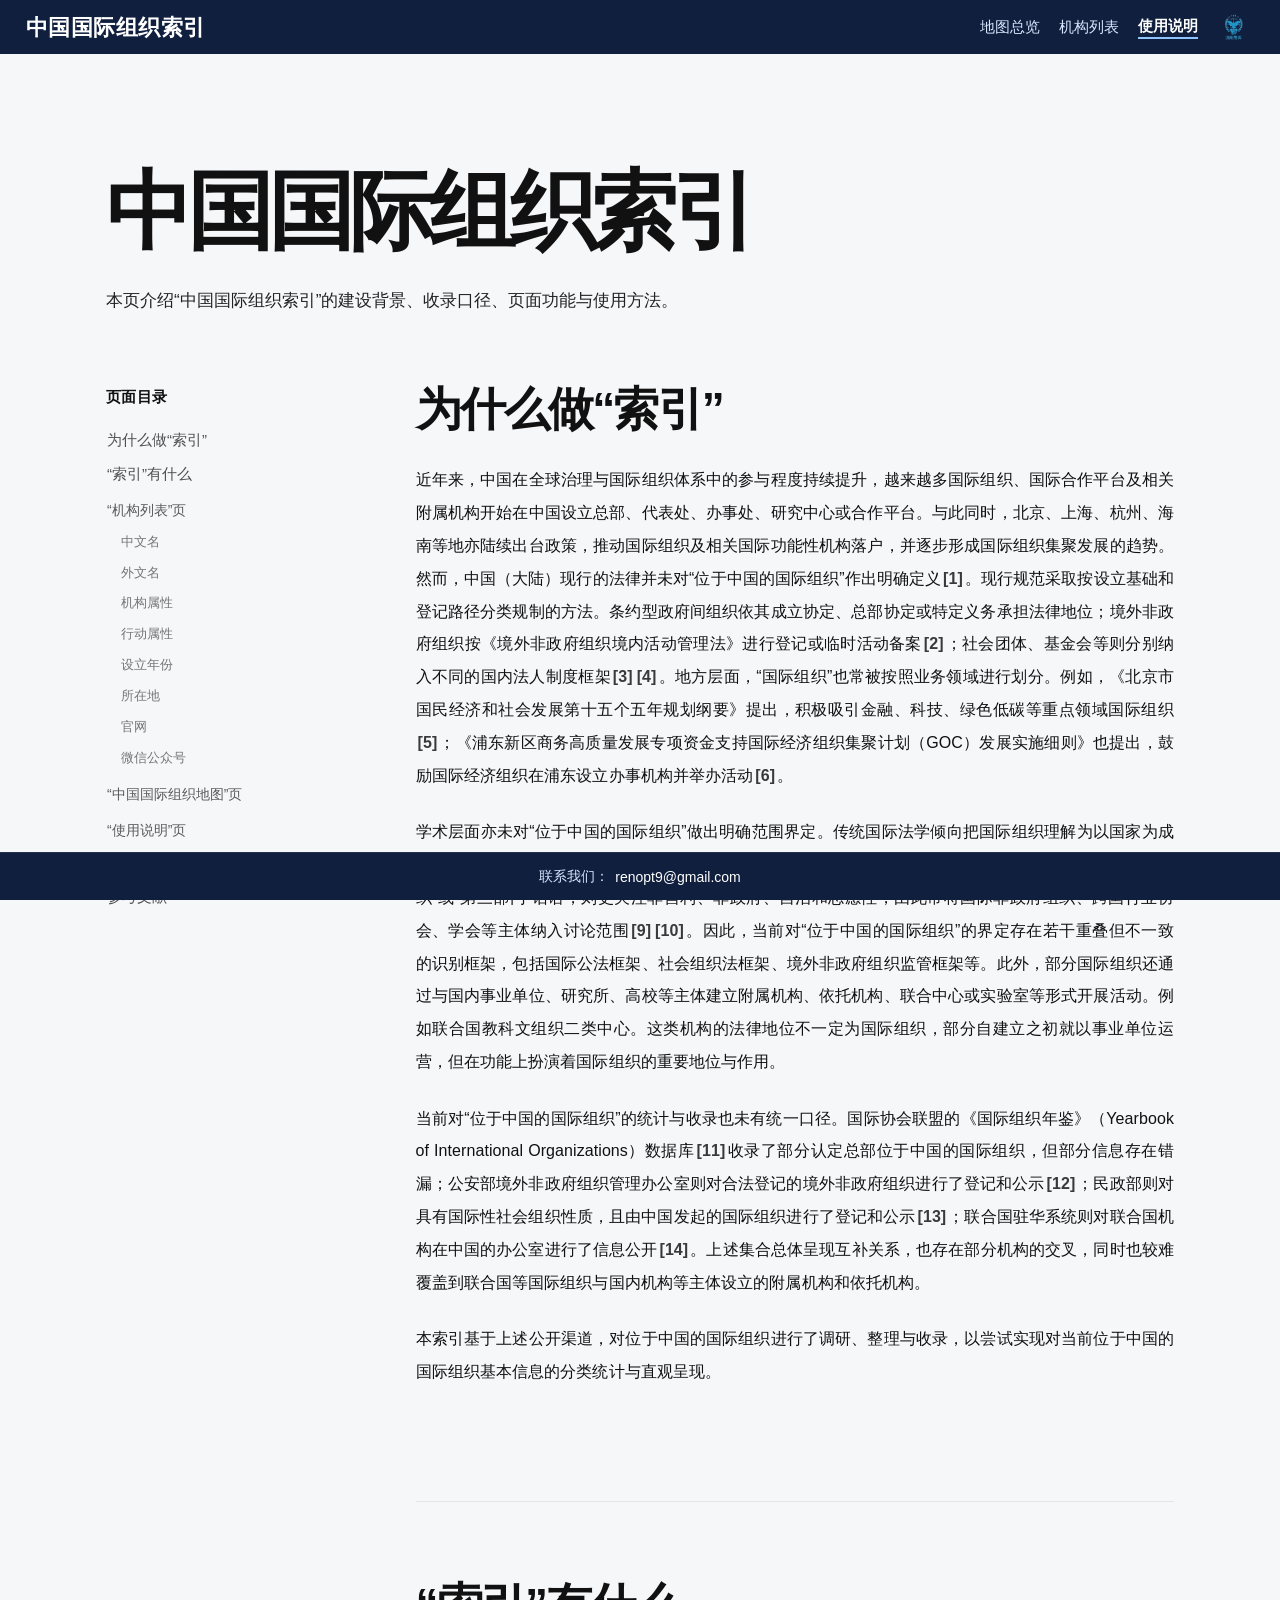
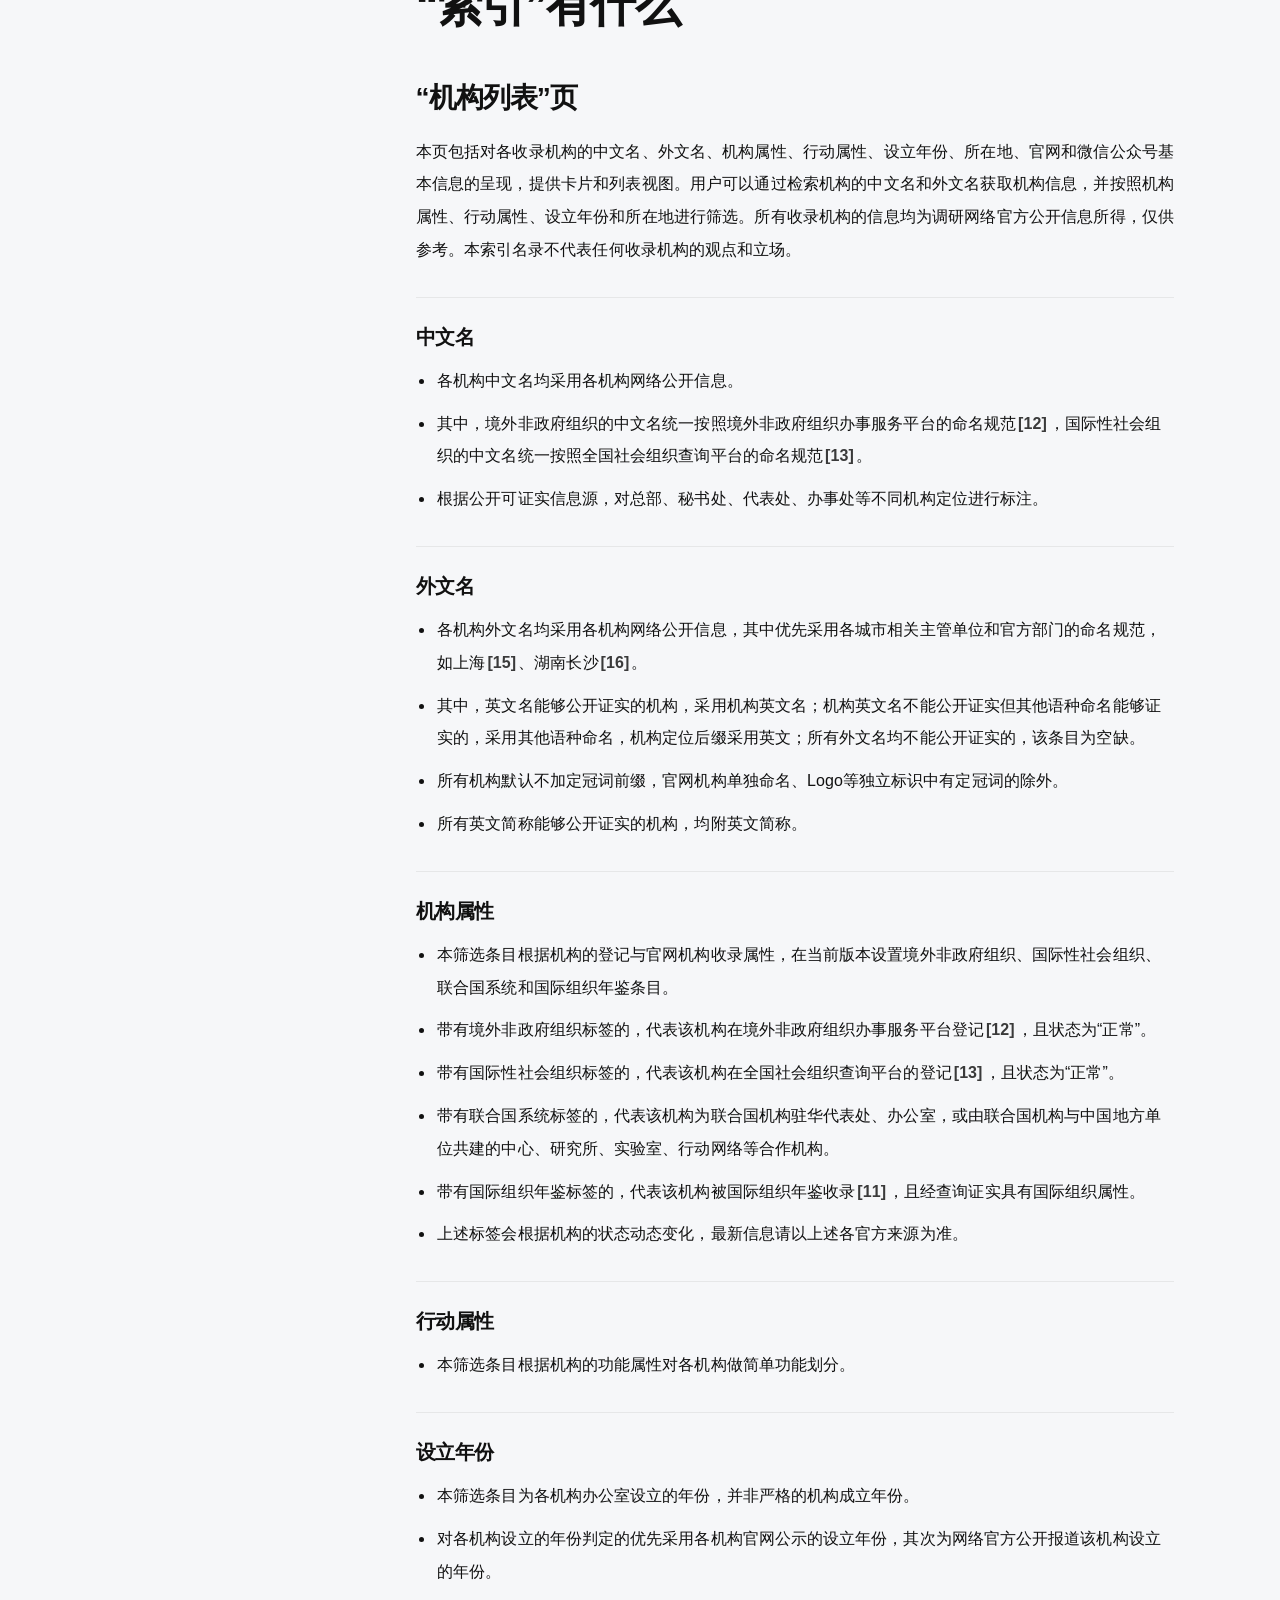
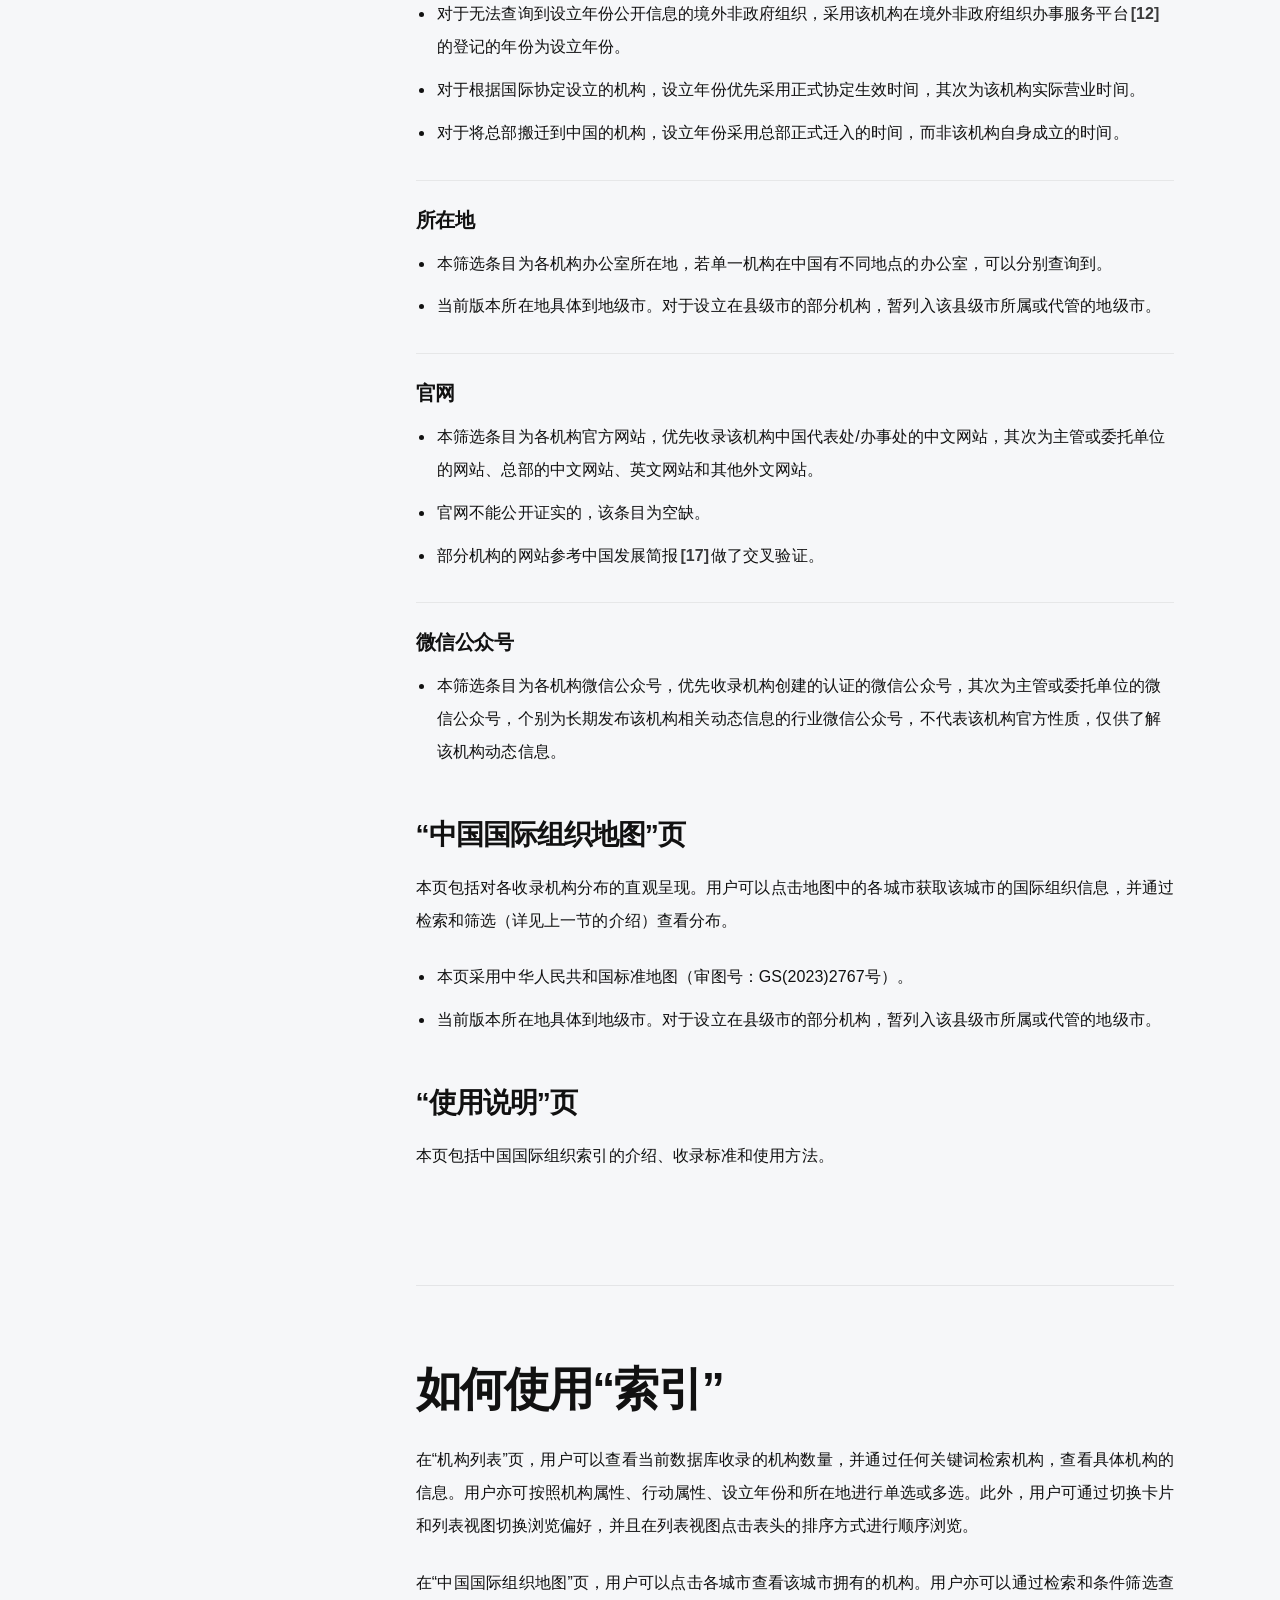
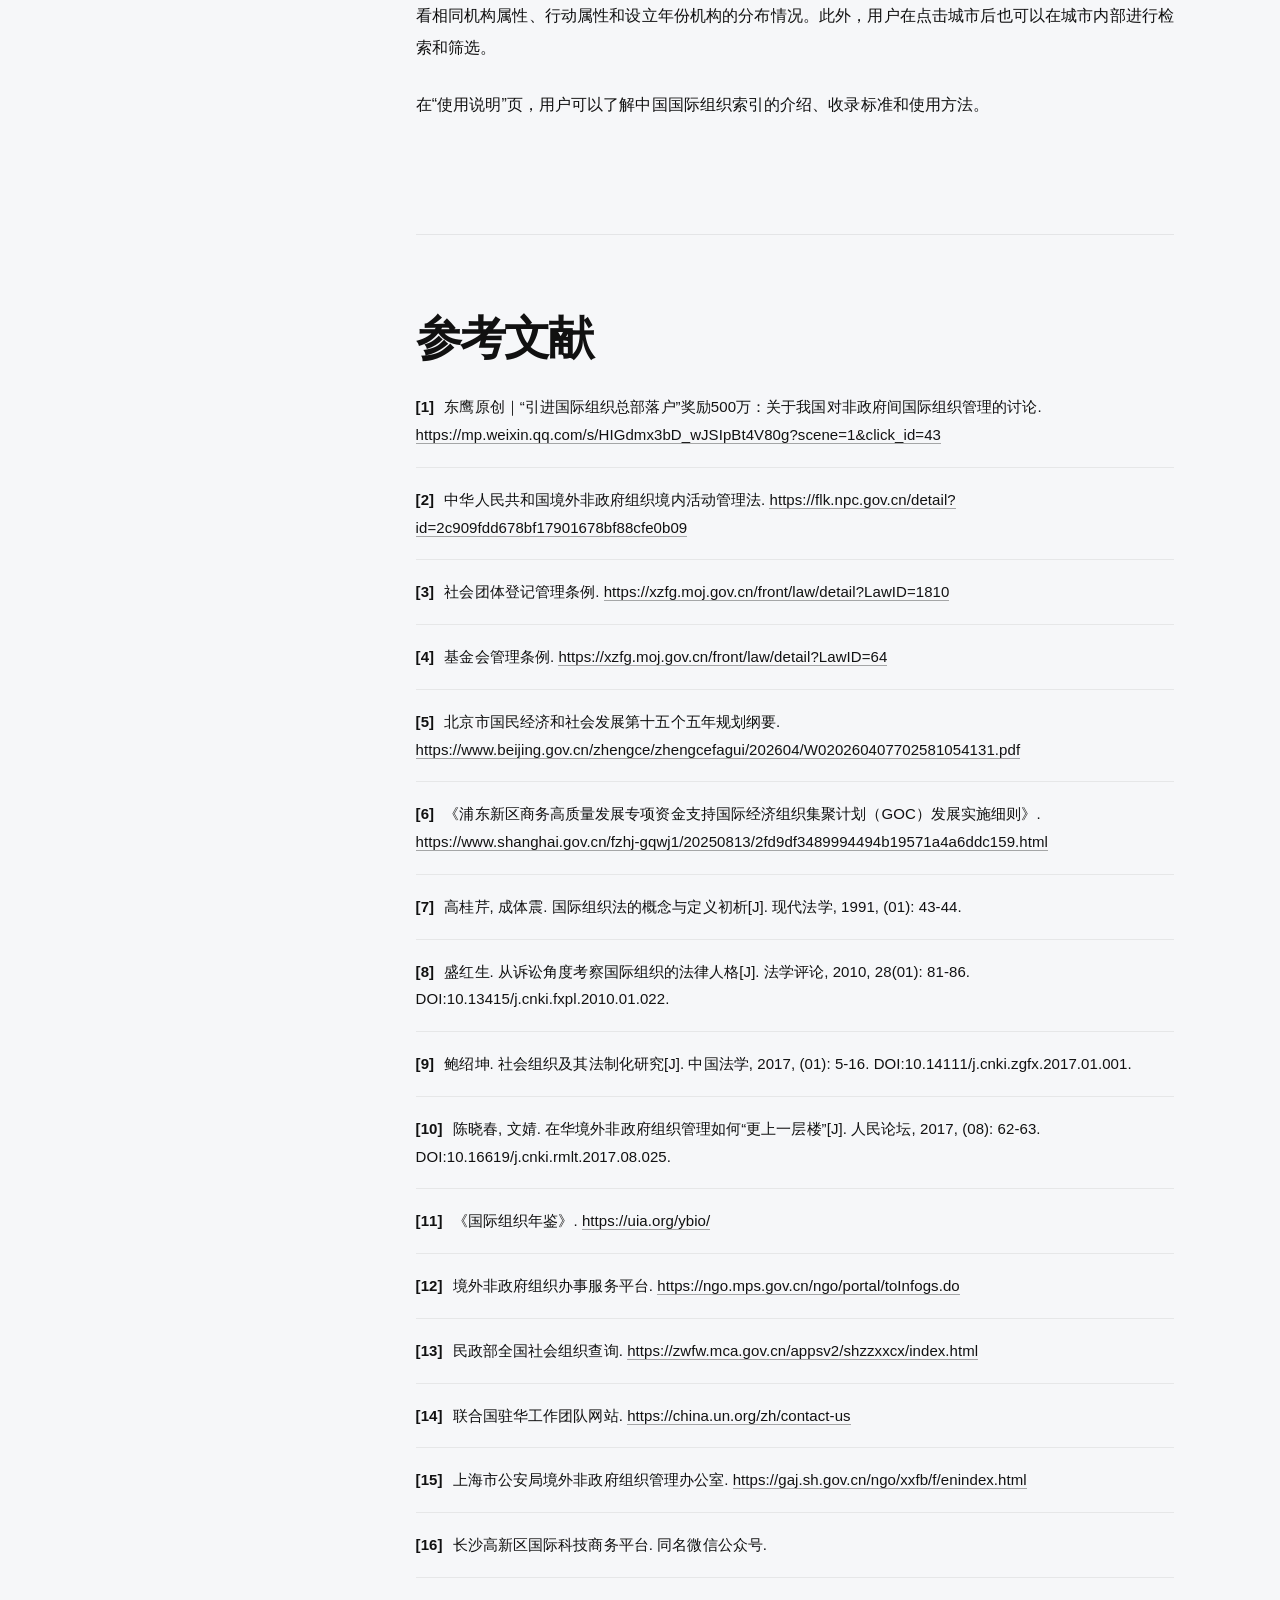
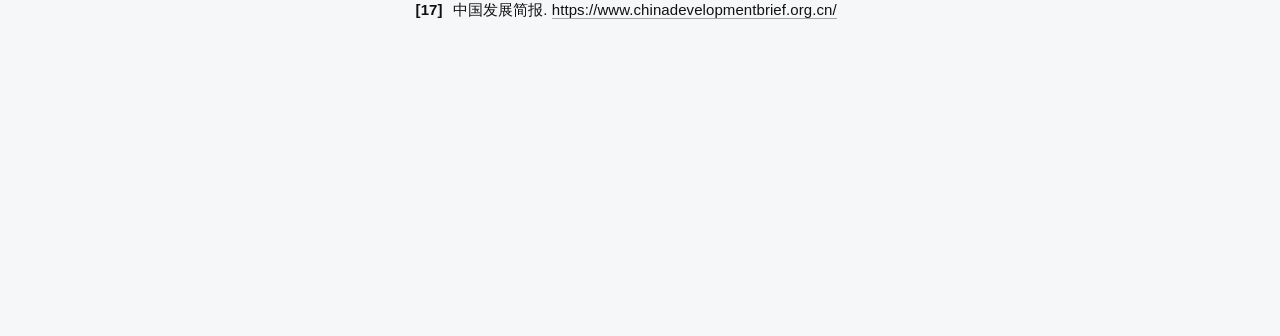
<file: guide.html>
<!doctype html>
<html lang="zh-CN">
  <head>
    <meta charset="UTF-8" />
    <meta name="viewport" content="width=device-width, initial-scale=1.0" />
    <title>中国国际组织索引</title>
    <link rel="stylesheet" href="assets/css/styles.css" />
  </head>
  <body>
    <header class="top-nav">
      <div class="top-nav-left">
        <a class="brand brand-link" href="index.html">中国国际组织索引</a>
      </div>

      <div class="top-nav-right">
        <nav>
          <a href="index.html">地图总览</a>
          <a href="cards.html">机构列表</a>
          <a class="active" href="guide.html">使用说明</a>
        </nav>

        <a class="nav-logo-link" href="index.html" aria-label="网站 Logo">
          <img
            src="assets/images/logo.png"
            alt="中国国际组织索引 Logo"
            class="nav-logo"
          />
        </a>
      </div>
    </header>

    <main class="guide-page guide-page-pro">
      <section class="guide-hero-pro" id="top">
        <h1>中国国际组织索引</h1>
        <p class="guide-lead-pro">
          本页介绍“中国国际组织索引”的建设背景、收录口径、页面功能与使用方法。
        </p>
      </section>

      <div class="guide-layout-pro">
        <aside class="guide-toc" aria-label="使用说明目录">
          <div class="guide-toc-title">页面目录</div>
          <nav>
            <a href="#why">为什么做“索引”</a>
            <a href="#what">“索引”有什么</a>
            <a class="toc-sub" href="#list-page">“机构列表”页</a>
            <a class="toc-mini" href="#field-cn">中文名</a>
            <a class="toc-mini" href="#field-foreign">外文名</a>
            <a class="toc-mini" href="#field-attribute">机构属性</a>
            <a class="toc-mini" href="#field-action">行动属性</a>
            <a class="toc-mini" href="#field-year">设立年份</a>
            <a class="toc-mini" href="#field-location">所在地</a>
            <a class="toc-mini" href="#field-website">官网</a>
            <a class="toc-mini" href="#field-wechat">微信公众号</a>
            <a class="toc-sub" href="#map-page">“中国国际组织地图”页</a>
            <a class="toc-sub" href="#guide-page-intro">“使用说明”页</a>
            <a href="#how">如何使用“索引”</a>
            <a href="#references">参考文献</a>
          </nav>
        </aside>

        <article class="guide-content-pro">
          <section class="guide-section-pro" id="why">
            <h2>为什么做“索引”</h2>
            <p>
              近年来，中国在全球治理与国际组织体系中的参与程度持续提升，越来越多国际组织、国际合作平台及相关附属机构开始在中国设立总部、代表处、办事处、研究中心或合作平台。与此同时，北京、上海、杭州、海南等地亦陆续出台政策，推动国际组织及相关国际功能性机构落户，并逐步形成国际组织集聚发展的趋势。然而，中国（大陆）现行的法律并未对“位于中国的国际组织”作出明确定义<a class="citation" href="#ref-1">[1]</a>。现行规范采取按设立基础和登记路径分类规制的方法。条约型政府间组织依其成立协定、总部协定或特定义务承担法律地位；境外非政府组织按《境外非政府组织境内活动管理法》进行登记或临时活动备案<a class="citation" href="#ref-2">[2]</a>；社会团体、基金会等则分别纳入不同的国内法人制度框架<a class="citation" href="#ref-3">[3]</a><a class="citation" href="#ref-4">[4]</a>。地方层面，“国际组织”也常被按照业务领域进行划分。例如，《北京市国民经济和社会发展第十五个五年规划纲要》提出，积极吸引金融、科技、绿色低碳等重点领域国际组织<a class="citation" href="#ref-5">[5]</a>；《浦东新区商务高质量发展专项资金支持国际经济组织集聚计划（GOC）发展实施细则》也提出，鼓励国际经济组织在浦东设立办事机构并举办活动<a class="citation" href="#ref-6">[6]</a>。
            </p>
            <p>
              学术层面亦未对“位于中国的国际组织”做出明确范围界定。传统国际法学倾向把国际组织理解为以国家为成员、以条约为基础、拥有独立国际法律人格的政府间组织<a class="citation" href="#ref-7">[7]</a><a class="citation" href="#ref-8">[8]</a>。社会组织法和公共治理研究中的“广义组织”或“第三部门”话语，则更关注非营利、非政府、自治和志愿性，由此常将国际非政府组织、跨国行业协会、学会等主体纳入讨论范围<a class="citation" href="#ref-9">[9]</a><a class="citation" href="#ref-10">[10]</a>。因此，当前对“位于中国的国际组织”的界定存在若干重叠但不一致的识别框架，包括国际公法框架、社会组织法框架、境外非政府组织监管框架等。此外，部分国际组织还通过与国内事业单位、研究所、高校等主体建立附属机构、依托机构、联合中心或实验室等形式开展活动。例如联合国教科文组织二类中心。这类机构的法律地位不一定为国际组织，部分自建立之初就以事业单位运营，但在功能上扮演着国际组织的重要地位与作用。
            </p>
            <p>
              当前对“位于中国的国际组织”的统计与收录也未有统一口径。国际协会联盟的《国际组织年鉴》（Yearbook of International Organizations）数据库<a class="citation" href="#ref-11">[11]</a>收录了部分认定总部位于中国的国际组织，但部分信息存在错漏；公安部境外非政府组织管理办公室则对合法登记的境外非政府组织进行了登记和公示<a class="citation" href="#ref-12">[12]</a>；民政部则对具有国际性社会组织性质，且由中国发起的国际组织进行了登记和公示<a class="citation" href="#ref-13">[13]</a>；联合国驻华系统则对联合国机构在中国的办公室进行了信息公开<a class="citation" href="#ref-14">[14]</a>。上述集合总体呈现互补关系，也存在部分机构的交叉，同时也较难覆盖到联合国等国际组织与国内机构等主体设立的附属机构和依托机构。
            </p>
            <p>
              本索引基于上述公开渠道，对位于中国的国际组织进行了调研、整理与收录，以尝试实现对当前位于中国的国际组织基本信息的分类统计与直观呈现。
            </p>
          </section>

          <section class="guide-section-pro" id="what">
            <h2>“索引”有什么</h2>

            <section class="guide-subsection-pro" id="list-page">
              <h3>“机构列表”页</h3>
              <p>
                本页包括对各收录机构的中文名、外文名、机构属性、行动属性、设立年份、所在地、官网和微信公众号基本信息的呈现，提供卡片和列表视图。用户可以通过检索机构的中文名和外文名获取机构信息，并按照机构属性、行动属性、设立年份和所在地进行筛选。所有收录机构的信息均为调研网络官方公开信息所得，仅供参考。本索引名录不代表任何收录机构的观点和立场。
              </p>

              <div class="guide-field" id="field-cn">
                <h4>中文名</h4>
                <ul>
                  <li>各机构中文名均采用各机构网络公开信息。</li>
                  <li>其中，境外非政府组织的中文名统一按照境外非政府组织办事服务平台的命名规范<a class="citation" href="#ref-12">[12]</a>，国际性社会组织的中文名统一按照全国社会组织查询平台的命名规范<a class="citation" href="#ref-13">[13]</a>。</li>
                  <li>根据公开可证实信息源，对总部、秘书处、代表处、办事处等不同机构定位进行标注。</li>
                </ul>
              </div>

              <div class="guide-field" id="field-foreign">
                <h4>外文名</h4>
                <ul>
                  <li>各机构外文名均采用各机构网络公开信息，其中优先采用各城市相关主管单位和官方部门的命名规范，如上海<a class="citation" href="#ref-15">[15]</a>、湖南长沙<a class="citation" href="#ref-16">[16]</a>。</li>
                  <li>其中，英文名能够公开证实的机构，采用机构英文名；机构英文名不能公开证实但其他语种命名能够证实的，采用其他语种命名，机构定位后缀采用英文；所有外文名均不能公开证实的，该条目为空缺。</li>
                  <li>所有机构默认不加定冠词前缀，官网机构单独命名、Logo等独立标识中有定冠词的除外。</li>
                  <li>所有英文简称能够公开证实的机构，均附英文简称。</li>
                </ul>
              </div>

              <div class="guide-field" id="field-attribute">
                <h4>机构属性</h4>
                <ul>
                  <li>本筛选条目根据机构的登记与官网机构收录属性，在当前版本设置境外非政府组织、国际性社会组织、联合国系统和国际组织年鉴条目。</li>
                  <li>带有境外非政府组织标签的，代表该机构在境外非政府组织办事服务平台登记<a class="citation" href="#ref-12">[12]</a>，且状态为“正常”。</li>
                  <li>带有国际性社会组织标签的，代表该机构在全国社会组织查询平台的登记<a class="citation" href="#ref-13">[13]</a>，且状态为“正常”。</li>
                  <li>带有联合国系统标签的，代表该机构为联合国机构驻华代表处、办公室，或由联合国机构与中国地方单位共建的中心、研究所、实验室、行动网络等合作机构。</li>
                  <li>带有国际组织年鉴标签的，代表该机构被国际组织年鉴收录<a class="citation" href="#ref-11">[11]</a>，且经查询证实具有国际组织属性。</li>
                  <li>上述标签会根据机构的状态动态变化，最新信息请以上述各官方来源为准。</li>
                </ul>
              </div>

              <div class="guide-field" id="field-action">
                <h4>行动属性</h4>
                <ul>
                  <li>本筛选条目根据机构的功能属性对各机构做简单功能划分。</li>
                </ul>
              </div>

              <div class="guide-field" id="field-year">
                <h4>设立年份</h4>
                <ul>
                  <li>本筛选条目为各机构办公室设立的年份，并非严格的机构成立年份。</li>
                  <li>对各机构设立的年份判定的优先采用各机构官网公示的设立年份，其次为网络官方公开报道该机构设立的年份。</li>
                  <li>对于无法查询到设立年份公开信息的境外非政府组织，采用该机构在境外非政府组织办事服务平台<a class="citation" href="#ref-12">[12]</a>的登记的年份为设立年份。</li>
                  <li>对于根据国际协定设立的机构，设立年份优先采用正式协定生效时间，其次为该机构实际营业时间。</li>
                  <li>对于将总部搬迁到中国的机构，设立年份采用总部正式迁入的时间，而非该机构自身成立的时间。</li>
                </ul>
              </div>

              <div class="guide-field" id="field-location">
                <h4>所在地</h4>
                <ul>
                  <li>本筛选条目为各机构办公室所在地，若单一机构在中国有不同地点的办公室，可以分别查询到。</li>
                  <li>当前版本所在地具体到地级市。对于设立在县级市的部分机构，暂列入该县级市所属或代管的地级市。</li>
                </ul>
              </div>

              <div class="guide-field" id="field-website">
                <h4>官网</h4>
                <ul>
                  <li>本筛选条目为各机构官方网站，优先收录该机构中国代表处/办事处的中文网站，其次为主管或委托单位的网站、总部的中文网站、英文网站和其他外文网站。</li>
                  <li>官网不能公开证实的，该条目为空缺。</li>
                  <li>部分机构的网站参考中国发展简报<a class="citation" href="#ref-17">[17]</a>做了交叉验证。</li>
                </ul>
              </div>

              <div class="guide-field" id="field-wechat">
                <h4>微信公众号</h4>
                <ul>
                  <li>本筛选条目为各机构微信公众号，优先收录机构创建的认证的微信公众号，其次为主管或委托单位的微信公众号，个别为长期发布该机构相关动态信息的行业微信公众号，不代表该机构官方性质，仅供了解该机构动态信息。</li>
                </ul>
              </div>
            </section>

            <section class="guide-subsection-pro" id="map-page">
              <h3>“中国国际组织地图”页</h3>
              <p>
                本页包括对各收录机构分布的直观呈现。用户可以点击地图中的各城市获取该城市的国际组织信息，并通过检索和筛选（详见上一节的介绍）查看分布。
              </p>
              <ul class="guide-simple-list">
                <li>本页采用中华人民共和国标准地图（审图号：GS(2023)2767号）。</li>
                <li>当前版本所在地具体到地级市。对于设立在县级市的部分机构，暂列入该县级市所属或代管的地级市。</li>
              </ul>
            </section>

            <section class="guide-subsection-pro" id="guide-page-intro">
              <h3>“使用说明”页</h3>
              <p>本页包括中国国际组织索引的介绍、收录标准和使用方法。</p>
            </section>
          </section>

          <section class="guide-section-pro" id="how">
            <h2>如何使用“索引”</h2>
            <p>
              在“机构列表”页，用户可以查看当前数据库收录的机构数量，并通过任何关键词检索机构，查看具体机构的信息。用户亦可按照机构属性、行动属性、设立年份和所在地进行单选或多选。此外，用户可通过切换卡片和列表视图切换浏览偏好，并且在列表视图点击表头的排序方式进行顺序浏览。
            </p>
            <p>
              在“中国国际组织地图”页，用户可以点击各城市查看该城市拥有的机构。用户亦可以通过检索和条件筛选查看相同机构属性、行动属性和设立年份机构的分布情况。此外，用户在点击城市后也可以在城市内部进行检索和筛选。
            </p>
            <p>
              在“使用说明”页，用户可以了解中国国际组织索引的介绍、收录标准和使用方法。
            </p>
          </section>

          <section class="guide-section-pro references-section" id="references">
            <h2>参考文献</h2>
            <ol class="reference-list-pro">
              <li id="ref-1"><span class="ref-index">[1]</span> 东鹰原创｜“引进国际组织总部落户”奖励500万：关于我国对非政府间国际组织管理的讨论. <a href="https://mp.weixin.qq.com/s/HIGdmx3bD_wJSIpBt4V80g?scene=1&amp;click_id=43" target="_blank" rel="noopener noreferrer">https://mp.weixin.qq.com/s/HIGdmx3bD_wJSIpBt4V80g?scene=1&amp;click_id=43</a></li>
              <li id="ref-2"><span class="ref-index">[2]</span> 中华人民共和国境外非政府组织境内活动管理法. <a href="https://flk.npc.gov.cn/detail?id=2c909fdd678bf17901678bf88cfe0b09" target="_blank" rel="noopener noreferrer">https://flk.npc.gov.cn/detail?id=2c909fdd678bf17901678bf88cfe0b09</a></li>
              <li id="ref-3"><span class="ref-index">[3]</span> 社会团体登记管理条例. <a href="https://xzfg.moj.gov.cn/front/law/detail?LawID=1810" target="_blank" rel="noopener noreferrer">https://xzfg.moj.gov.cn/front/law/detail?LawID=1810</a></li>
              <li id="ref-4"><span class="ref-index">[4]</span> 基金会管理条例. <a href="https://xzfg.moj.gov.cn/front/law/detail?LawID=64" target="_blank" rel="noopener noreferrer">https://xzfg.moj.gov.cn/front/law/detail?LawID=64</a></li>
              <li id="ref-5"><span class="ref-index">[5]</span> 北京市国民经济和社会发展第十五个五年规划纲要. <a href="https://www.beijing.gov.cn/zhengce/zhengcefagui/202604/W020260407702581054131.pdf" target="_blank" rel="noopener noreferrer">https://www.beijing.gov.cn/zhengce/zhengcefagui/202604/W020260407702581054131.pdf</a></li>
              <li id="ref-6"><span class="ref-index">[6]</span> 《浦东新区商务高质量发展专项资金支持国际经济组织集聚计划（GOC）发展实施细则》. <a href="https://www.shanghai.gov.cn/fzhj-gqwj1/20250813/2fd9df3489994494b19571a4a6ddc159.html" target="_blank" rel="noopener noreferrer">https://www.shanghai.gov.cn/fzhj-gqwj1/20250813/2fd9df3489994494b19571a4a6ddc159.html</a></li>
              <li id="ref-7"><span class="ref-index">[7]</span> 高桂芹, 成体震. 国际组织法的概念与定义初析[J]. 现代法学, 1991, (01): 43-44.</li>
              <li id="ref-8"><span class="ref-index">[8]</span> 盛红生. 从诉讼角度考察国际组织的法律人格[J]. 法学评论, 2010, 28(01): 81-86. DOI:10.13415/j.cnki.fxpl.2010.01.022.</li>
              <li id="ref-9"><span class="ref-index">[9]</span> 鲍绍坤. 社会组织及其法制化研究[J]. 中国法学, 2017, (01): 5-16. DOI:10.14111/j.cnki.zgfx.2017.01.001.</li>
              <li id="ref-10"><span class="ref-index">[10]</span> 陈晓春, 文婧. 在华境外非政府组织管理如何“更上一层楼”[J]. 人民论坛, 2017, (08): 62-63. DOI:10.16619/j.cnki.rmlt.2017.08.025.</li>
              <li id="ref-11"><span class="ref-index">[11]</span> 《国际组织年鉴》. <a href="https://uia.org/ybio/" target="_blank" rel="noopener noreferrer">https://uia.org/ybio/</a></li>
              <li id="ref-12"><span class="ref-index">[12]</span> 境外非政府组织办事服务平台. <a href="https://ngo.mps.gov.cn/ngo/portal/toInfogs.do" target="_blank" rel="noopener noreferrer">https://ngo.mps.gov.cn/ngo/portal/toInfogs.do</a></li>
              <li id="ref-13"><span class="ref-index">[13]</span> 民政部全国社会组织查询. <a href="https://zwfw.mca.gov.cn/appsv2/shzzxxcx/index.html" target="_blank" rel="noopener noreferrer">https://zwfw.mca.gov.cn/appsv2/shzzxxcx/index.html</a></li>
              <li id="ref-14"><span class="ref-index">[14]</span> 联合国驻华工作团队网站. <a href="https://china.un.org/zh/contact-us" target="_blank" rel="noopener noreferrer">https://china.un.org/zh/contact-us</a></li>
              <li id="ref-15"><span class="ref-index">[15]</span> 上海市公安局境外非政府组织管理办公室. <a href="https://gaj.sh.gov.cn/ngo/xxfb/f/enindex.html" target="_blank" rel="noopener noreferrer">https://gaj.sh.gov.cn/ngo/xxfb/f/enindex.html</a></li>
              <li id="ref-16"><span class="ref-index">[16]</span> 长沙高新区国际科技商务平台. 同名微信公众号.</li>
              <li id="ref-17"><span class="ref-index">[17]</span> 中国发展简报. <a href="https://www.chinadevelopmentbrief.org.cn/" target="_blank" rel="noopener noreferrer">https://www.chinadevelopmentbrief.org.cn/</a></li>
            </ol>
          </section>
        </article>
      </div>
    </main>

    <footer class="site-footer-fixed">
      <div class="site-footer-inner">
        <span>联系我们：</span>
        <a href="mailto:renopt9@gmail.com">renopt9@gmail.com</a>
      </div>
    </footer>
  </body>
</html>
</file>
<file: assets/css/styles.css>
:root {
  --bg: #f4f7fb;
  --nav: #0f1f3d;
  --panel: rgba(255, 255, 255, 0.88);
  --text: #1c2434;
  --muted: #61708a;
  --card: #ffffff;
  --border: #d7dfeb;

  --nav-height: clamp(52px, 6vh, 64px);
  --footer-height: 48px;
  --panel-gap: clamp(10px, 1.6vw, 16px);
  --panel-radius: 14px;
  --search-width: clamp(300px, 42vw, 760px);
  --drawer-width: clamp(320px, 28vw, 420px);
  --note-font: clamp(11px, 1.2vw, 13px);
  --ui-font: clamp(13px, 1.15vw, 15px);
}

* { box-sizing: border-box; }

html, body {
  margin: 0;
  min-height: 100%;
}

body {
  font-family: "Noto Sans SC", "Microsoft YaHei", sans-serif;
  color: var(--text);
  background: var(--bg);
  padding-bottom: calc(var(--footer-height) + 12px);
}

.top-nav {
  height: var(--nav-height);
  background: var(--nav);
  color: #fff;
  display: flex;
  align-items: center;
  justify-content: space-between;
  padding: 0 clamp(14px, 2vw, 28px);
  position: sticky;
  top: 0;
  z-index: 20;
}

.top-nav-left,
.top-nav-right {
  display: flex;
  align-items: center;
}

.top-nav-right {
  gap: 16px;
}

.brand-link {
  color: #fff;
  text-decoration: none;
}

.brand-link:hover {
  opacity: 0.95;
}

.nav-logo-link {
  width: 40px;
  height: 40px;
  flex: 0 0 40px;
  display: inline-flex;
  align-items: center;
  justify-content: center;
  text-decoration: none;
}

.nav-logo {
  width: 100%;
  height: 100%;
  object-fit: contain;
  display: block;
}

.top-nav nav {
  display: flex;
  align-items: center;
  gap: clamp(12px, 1.5vw, 24px);
}

.top-nav nav a {
  color: #d8e6ff;
  text-decoration: none;
  margin-left: 0;
  font-size: clamp(14px, 1.2vw, 17px);
  white-space: nowrap;
}

.top-nav nav a.active {
  color: #fff;
  font-weight: 700;
  border-bottom: 2px solid #8ec5ff;
}

.brand {
  font-weight: 700;
  letter-spacing: 0.5px;
  font-size: clamp(16px, 1.7vw, 22px);
  white-space: nowrap;
}

.page-map {
  height: calc(100svh - var(--nav-height) - var(--footer-height));
  min-height: 560px;
  position: relative;
  overflow: hidden;
  background: #eef4fc;
}

.map-wrapper {
  position: relative;
  width: 100%;
  height: 100%;
}

#map {
  width: 100%;
  height: 100%;
}

.search-panel {
  position: absolute;
  top: var(--panel-gap);
  left: var(--panel-gap);
  z-index: 12;
  width: min(var(--search-width), calc(100% - (var(--panel-gap) * 2)));
  max-height: min(42vh, 360px);
  overflow: auto;
  background: var(--panel);
  border: 1px solid var(--border);
  border-radius: var(--panel-radius);
  backdrop-filter: blur(8px);
  box-shadow: 0 10px 28px rgba(0,0,0,.10);
  padding: clamp(10px, 1.4vw, 16px);
}

.search-row {
  display: flex;
  gap: 8px;
}

.search-row input {
  flex: 1;
  min-width: 0;
  padding: 10px 12px;
  border: 1px solid var(--border);
  border-radius: 10px;
  font-size: var(--ui-font);
}

.search-row button {
  flex: 0 0 auto;
  border: 1px solid var(--border);
  background: #fff;
  border-radius: 10px;
  padding: 0 14px;
  font-size: var(--ui-font);
  white-space: nowrap;
}

.filters {
  margin-top: 10px;
  display: grid;
  grid-template-columns: repeat(4, minmax(0, 1fr));
  gap: 8px;
}

.filters label {
  font-size: 12px;
  color: var(--muted);
  display: flex;
  flex-direction: column;
  gap: 6px;
}

.filters select {
  padding: 8px 10px;
  border: 1px solid var(--border);
  border-radius: 10px;
  font-size: 13px;
  background: #fff;
}

.tag-hint {
  font-size: 12px;
  color: var(--muted);
  margin-top: 8px;
  line-height: 1.45;
}

.map-note {
  position: absolute;
  left: var(--panel-gap);
  bottom: var(--panel-gap);
  z-index: 11;
  max-width: min(70vw, 760px);
  background: rgba(255,255,255,.92);
  padding: 8px 12px;
  border-radius: 10px;
  font-size: var(--note-font);
  line-height: 1.45;
  box-shadow: 0 6px 18px rgba(0,0,0,.08);
}

.map-status {
  position: absolute;
  left: 50%;
  top: 50%;
  transform: translate(-50%, -50%);
  background: rgba(255,255,255,.95);
  border: 1px solid var(--border);
  border-radius: 10px;
  padding: 10px 14px;
  color: #9a2d2d;
  font-size: 13px;
  box-shadow: 0 8px 22px rgba(0,0,0,.08);
  z-index: 13;
  max-width: 560px;
}

.drawer {
  position: absolute;
  right: 0;
  top: 0;
  width: var(--drawer-width);
  max-width: 92vw;
  height: 100%;
  background: #fff;
  border-left: 1px solid var(--border);
  transform: translateX(100%);
  transition: transform .22s ease;
  z-index: 15;
  display: flex;
  flex-direction: column;
}

.drawer.open { transform: translateX(0); }

.drawer-header {
  display: flex;
  justify-content: space-between;
  align-items: center;
  padding: 12px;
  border-bottom: 1px solid var(--border);
}

.cards-container,
.cards-grid {
  padding: 12px;
  overflow: auto;
  display: grid;
  gap: 10px;
}

.card {
  background: var(--card);
  border: 1px solid var(--border);
  border-left: 6px solid #3e8ef7;
  border-radius: 10px;
  padding: 10px;
}

.card h3 { margin: 0; font-size: 16px; }
.sub { margin: 4px 0 10px; color: var(--muted); font-size: 13px; }
.meta { font-size: 13px; line-height: 1.5; }
.meta a { color: #0f65d2; text-decoration: none; word-break: break-all; }
.expand { margin-top: 8px; font-size: 13px; color: #334; display: none; border-top: 1px dashed #ccd; padding-top: 8px; }
.card details[open] .expand { display: block; }
.hidden { display: none; }

.search-results {
  margin-top: 8px;
  max-height: 240px;
  overflow: auto;
  border: 1px solid var(--border);
  border-radius: 8px;
  background: #fff;
  padding: 8px;
}

.cards-page { padding: 20px; }

.map-image-stage {
  position: relative;
  width: 100%;
  height: 100%;
  overflow: hidden;
  background: #eef4fc;
  touch-action: none;
  overscroll-behavior: contain;
  cursor: grab;
  user-select: none;
  -webkit-user-select: none;
}

.map-image-stage.is-dragging {
  cursor: grabbing;
}

#chinaMapImg {
  position: absolute;
  left: 0;
  top: 0;
  width: auto;
  height: auto;
  max-width: none;
  max-height: none;
  display: block;
  background: #eef4fc;
  user-select: none;
  -webkit-user-drag: none;
  object-fit: fill;
  image-rendering: auto;
  image-rendering: -webkit-optimize-contrast;
  backface-visibility: hidden;
  transform: translateZ(0);
}

.city-layer {
  position: absolute;
  inset: 0;
  pointer-events: none;
  overflow: visible;
}

.city-dot {
  position: absolute;
  box-sizing: border-box;
  width: 12px;
  height: 12px;
  padding: 0;
  border: 2px solid #fff;
  border-radius: 999px;
  aspect-ratio: 1 / 1;
  background: #ff4d4f;
  box-shadow: 0 2px 8px rgba(0,0,0,.25);
  transform: translate(-50%, -50%);
  transform-origin: center center;
  pointer-events: auto;
  cursor: pointer;
  appearance: none;
  -webkit-appearance: none;
  overflow: visible;
  z-index: 1;
  transition: transform .12s ease, box-shadow .12s ease, filter .12s ease;
}

.city-dot:hover,
.city-dot.is-hovered-city {
  transform: translate(-50%, -50%) scale(1.08);
  box-shadow: 0 6px 16px rgba(0,0,0,.22);
  filter: saturate(1.05);
}

.city-dot .count {
  position: absolute;
  left: 0;
  top: 0;
  background: rgba(255,255,255,.97);
  border: 1px solid #d7dfeb;
  border-radius: 10px;
  padding: 1px 7px;
  font-size: 12px;
  color: #223;
  line-height: 18px;
  white-space: nowrap;
  box-shadow: 0 2px 10px rgba(0,0,0,.08);
  transform: translateZ(0);
  pointer-events: auto;
  user-select: none;
  max-width: 240px;
  cursor: pointer;
  transition: box-shadow .12s ease, border-color .12s ease, background-color .12s ease;
}

.city-dot.is-hovered-city .count,
.city-dot:hover .count {
  background: rgba(255,255,255,1);
  border-color: #b8cae6;
  box-shadow: 0 6px 16px rgba(0,0,0,.14);
}

body.calibration-mode .top-nav,
body.calibration-mode .search-panel,
body.calibration-mode .map-note,
body.calibration-mode .drawer {
  opacity: 0.08;
  pointer-events: none;
}

body.calibration-mode #map,
body.calibration-mode .map-image-stage {
  cursor: crosshair;
}

@media (max-width: 1100px) {
  .search-panel {
    width: min(560px, calc(100% - (var(--panel-gap) * 2)));
    max-height: min(46vh, 380px);
  }

  .filters {
    grid-template-columns: repeat(2, minmax(0, 1fr));
  }
}

@media (max-width: 768px) {
  .page-map {
    min-height: 0;
    height: calc(100svh - var(--nav-height) - var(--footer-height));
  }

  .top-nav {
    padding: 0 12px;
  }

  .brand {
    font-size: 18px;
  }

  .top-nav nav {
    gap: 12px;
  }

  .top-nav nav a {
    font-size: 15px;
  }

  .search-panel {
    top: 8px;
    left: 8px;
    width: calc(100% - 16px);
    max-height: min(34vh, 300px);
    padding: 10px;
  }

  .search-row {
    flex-wrap: nowrap;
    align-items: center;
  }

  .search-row input {
    min-width: 0;
  }

  .search-row button {
    height: 42px;
    flex: 0 0 auto;
  }

  .filters {
    grid-template-columns: 1fr;
  }

  .tag-hint {
    font-size: 11px;
    line-height: 1.35;
  }

  .map-note {
    left: 8px;
    right: 8px;
    max-width: none;
    bottom: 8px;
    font-size: 11px;
    padding: 7px 10px;
  }

  .drawer {
    width: 100%;
    max-width: 100%;
  }
}

/* =========================
   cards.html 专用新增样式
   ========================= */

.cards-db-page {
  padding: 16px;
}

.cards-db-layout {
  display: grid;
  grid-template-columns: 320px minmax(0, 1fr);
  gap: 18px;
  align-items: start;
}

.cards-db-sidebar {
  position: sticky;
  top: calc(var(--nav-height) + 16px);
  display: flex;
  flex-direction: column;
  gap: 16px;
}

.cards-total-hero {
  background: linear-gradient(135deg, #0f1f3d 0%, #16366d 100%);
  color: #fff;
  border-radius: 18px;
  padding: 18px 18px 16px;
  box-shadow: 0 16px 32px rgba(15, 31, 61, 0.18);
  border: 1px solid rgba(255,255,255,0.08);
}

.cards-total-hero-label {
  font-size: 13px;
  letter-spacing: 0.08em;
  color: rgba(255,255,255,0.78);
}

.cards-total-hero-number {
  margin-top: 8px;
  font-size: clamp(34px, 4.2vw, 52px);
  font-weight: 800;
  line-height: 1;
  letter-spacing: 0.02em;
}

.cards-total-hero-sub {
  margin-top: 10px;
  font-size: 12px;
  color: rgba(255,255,255,0.72);
}

.sidebar-card {
  background: rgba(255,255,255,.88);
  border: 1px solid var(--border);
  border-radius: 16px;
  backdrop-filter: blur(8px);
  box-shadow: 0 10px 28px rgba(0,0,0,.08);
  padding: 14px;
}

.sidebar-card-title {
  font-size: 14px;
  font-weight: 700;
  color: #10213f;
  margin-bottom: 12px;
}

.search-row-sidebar input {
  width: 100%;
}

.sidebar-search-tip {
  margin-top: 8px;
  font-size: 12px;
  color: var(--muted);
  line-height: 1.45;
}

.filter-slot + .filter-slot {
  margin-top: 12px;
}

.filters .filter-slot + .filter-slot,
.filters-multiselect .filter-slot + .filter-slot,
.filters-multiselect-drawer .filter-slot + .filter-slot {
  margin-top: 0;
}

.filter-group-label {
  font-size: 12px;
  color: var(--muted);
  margin-bottom: 6px;
}

.multi-select {
  position: relative;
}

.multi-select-trigger {
  width: 100%;
  display: flex;
  justify-content: space-between;
  align-items: center;
  gap: 10px;
  padding: 10px 12px;
  border: 1px solid var(--border);
  border-radius: 12px;
  background: #fff;
  color: var(--text);
  font-size: 14px;
  text-align: left;
  cursor: pointer;
  box-shadow: 0 2px 8px rgba(15, 31, 61, 0.03);
}

.multi-select.open .multi-select-trigger {
  border-color: #8ec5ff;
  box-shadow: 0 6px 16px rgba(62, 142, 247, 0.12);
}

.multi-select-caret {
  color: #6b7a93;
  flex: 0 0 auto;
}

.multi-select-panel {
  display: none;
  position: absolute;
  top: calc(100% + 6px);
  left: 0;
  right: 0;
  max-height: 260px;
  overflow: auto;
  background: #fff;
  border: 1px solid var(--border);
  border-radius: 14px;
  box-shadow: 0 16px 28px rgba(15, 31, 61, 0.12);
  padding: 8px;
  z-index: 30;
}

.multi-select.open .multi-select-panel {
  display: block;
}

.multi-select-option {
  display: flex;
  align-items: center;
  gap: 10px;
  padding: 8px 10px;
  border-radius: 10px;
  font-size: 13px;
  color: var(--text);
  cursor: pointer;
}

.multi-select-option:hover {
  background: #f5f8fd;
}

.multi-select-option input {
  margin: 0;
}

.sidebar-reset-btn {
  margin-top: 14px;
  width: 100%;
  border: 1px solid var(--border);
  background: #fff;
  border-radius: 12px;
  padding: 10px 14px;
  font-size: 14px;
  cursor: pointer;
}

.sidebar-reset-btn:hover {
  border-color: #8ec5ff;
}

.cards-db-main {
  min-width: 0;
}

.cards-db-header h1 {
  margin: 0 0 8px;
  font-size: clamp(28px, 3vw, 42px);
  color: #0f1f3d;
}

.cards-page-desc {
  margin: 0 0 16px;
  color: var(--muted);
  font-size: 14px;
  line-height: 1.6;
}

.cards-db-toolbar {
  display: flex;
  justify-content: space-between;
  align-items: center;
  gap: 16px;
  margin-bottom: 14px;
  flex-wrap: wrap;
}

.cards-db-toolbar-right {
  display: flex;
  align-items: center;
  gap: 12px;
  flex-wrap: wrap;
}

.cards-summary {
  font-size: 14px;
  color: var(--muted);
  line-height: 1.5;
}

.cards-summary strong {
  color: var(--text);
}

.summary-divider {
  margin: 0 10px;
  color: #9aa6bc;
}

.view-toggle {
  display: inline-flex;
  align-items: center;
  background: #fff;
  border: 1px solid var(--border);
  border-radius: 12px;
  overflow: hidden;
  box-shadow: 0 4px 12px rgba(15, 31, 61, 0.04);
}

.view-btn {
  border: 0;
  background: transparent;
  padding: 10px 14px;
  font-size: 14px;
  color: var(--text);
  cursor: pointer;
}

.view-btn.active {
  background: #0f1f3d;
  color: #fff;
  font-weight: 700;
}

.page-size-wrap {
  display: inline-flex;
  align-items: center;
  gap: 8px;
  font-size: 14px;
  color: var(--text);
  background: #fff;
  border: 1px solid var(--border);
  border-radius: 12px;
  padding: 10px 12px;
  box-shadow: 0 4px 12px rgba(15, 31, 61, 0.04);
}

.page-size-wrap select {
  border: 1px solid var(--border);
  border-radius: 8px;
  padding: 6px 10px;
  font-size: 14px;
  background: #fff;
}

.active-filter-chips {
  margin-bottom: 14px;
  display: flex;
  gap: 8px;
  flex-wrap: wrap;
}

.filter-chip {
  display: inline-flex;
  align-items: center;
  gap: 6px;
  border: 1px solid #cbd9ef;
  background: #f8fbff;
  color: #234;
  border-radius: 999px;
  padding: 7px 10px;
  font-size: 12px;
  cursor: pointer;
}

.filter-chip-label {
  color: #61708a;
}

.filter-chip-remove {
  font-weight: 700;
  color: #7b8aa3;
}

.filter-chip-empty {
  font-size: 12px;
  color: var(--muted);
  padding: 4px 0;
}

.cards-results {
  min-width: 0;
}

.cards-grid {
  padding: 0;
  display: grid;
  grid-template-columns: repeat(2, minmax(0, 1fr));
  gap: 14px;
}

.card.card-db {
  height: 100%;
  box-shadow: 0 8px 22px rgba(15, 31, 61, 0.07);
  border-radius: 14px;
  padding: 14px;
  background: linear-gradient(180deg, #ffffff 0%, #fcfdff 100%);
  transition: transform 0.18s ease, box-shadow 0.18s ease, border-color 0.18s ease;
}

.card.card-db:hover {
  transform: translateY(-2px);
  box-shadow: 0 14px 30px rgba(15, 31, 61, 0.11);
}

.card-db-top {
  display: flex;
  justify-content: space-between;
  align-items: flex-start;
  gap: 12px;
  margin-bottom: 10px;
}

.card-db-title-wrap {
  min-width: 0;
  flex: 1;
}

.card h3 {
  margin: 0;
  line-height: 1.4;
  word-break: break-word;
  color: #10213f;
  font-size: 16px;
}

.sub {
  margin: 6px 0 0;
  color: var(--muted);
  font-size: 13px;
  line-height: 1.45;
  word-break: break-word;
}

.card-category-chip {
  flex: 0 0 auto;
  max-width: 46%;
  background: color-mix(in srgb, var(--card-accent) 12%, white);
  color: var(--card-accent);
  border: 1px solid color-mix(in srgb, var(--card-accent) 32%, white);
  border-radius: 999px;
  padding: 5px 10px;
  font-size: 12px;
  font-weight: 700;
  line-height: 1.25;
  word-break: break-word;
}

.meta {
  font-size: 13px;
  line-height: 1.62;
}

.meta div {
  margin-bottom: 6px;
  word-break: break-word;
}

.meta a {
  color: #0f65d2;
  text-decoration: none;
  word-break: break-all;
}

.meta a:hover {
  text-decoration: underline;
}

.card details summary {
  cursor: pointer;
  margin-top: 8px;
  color: var(--card-accent);
  font-weight: 700;
}

.card details summary:hover {
  opacity: 0.9;
}

.expand {
  margin-top: 8px;
  font-size: 13px;
  color: #334;
  display: none;
  border-top: 1px dashed #ccd;
  padding-top: 8px;
}

.card details[open] .expand {
  display: block;
}

.list-view {
  padding: 0;
  min-width: 0;
}

.list-scroll-top {
  overflow-x: auto;
  overflow-y: hidden;
  height: 14px;
  margin-bottom: 8px;
}

.list-scroll-top-inner {
  height: 1px;
}

.list-scroll-shell {
  overflow-x: auto;
  overflow-y: visible;
  -webkit-overflow-scrolling: touch;
}

.list-table {
  border: 1px solid var(--border);
  border-radius: 16px;
  overflow: hidden;
  background: #fff;
  box-shadow: 0 8px 20px rgba(15, 31, 61, 0.05);
  min-width: 1620px;
}

.list-table-header,
.list-table-row {
  display: grid;
  grid-template-columns:
    minmax(300px, 2.4fr)
    minmax(280px, 2.2fr)
    minmax(170px, 1.15fr)
    minmax(210px, 1.45fr)
    minmax(140px, 0.9fr)
    minmax(110px, 0.7fr)
    minmax(250px, 1.55fr)
    minmax(180px, 1.05fr);
  gap: 16px;
  align-items: start;
}

.list-table-header {
  background: #f6f9fd;
  border-bottom: 1px solid var(--border);
  padding: 14px 18px;
  font-size: 13px;
  color: #5f6f89;
  font-weight: 700;
}

.list-table-header .list-col {
  display: flex;
  align-items: center;
  gap: 6px;
  min-width: 0;
}

.list-table-row {
  padding: 16px 18px;
  border-bottom: 1px solid #edf2f8;
  position: relative;
}

.list-table-row:last-child {
  border-bottom: 0;
}

.list-table-row::before {
  content: "";
  position: absolute;
  left: 0;
  top: 8px;
  bottom: 8px;
  width: 5px;
  border-radius: 0 6px 6px 0;
  background: var(--row-accent);
}

.list-col {
  min-width: 0;
  overflow-wrap: break-word;
  word-break: normal;
}

.list-col-cn,
.list-col-en {
  min-width: 0;
}

.list-col-attr,
.list-col-loc,
.list-col-year,
.list-col-wechat {
  line-height: 1.55;
  color: var(--text);
}

.list-col-cate {
  display: flex;
  align-items: flex-start;
  min-width: 0;
}

.list-col-site,
.list-col-linkedin {
  min-width: 0;
}

.list-col-site a,
.list-col-linkedin a {
  color: #0f65d2;
  text-decoration: none;
  overflow-wrap: anywhere;
  word-break: break-word;
}

.list-col-site a:hover,
.list-col-linkedin a:hover {
  text-decoration: underline;
}

.list-name-cn {
  font-size: 15px;
  font-weight: 700;
  color: #10213f;
  line-height: 1.45;
  word-break: break-word;
}

.list-name-en {
  color: var(--muted);
  font-size: 12px;
  line-height: 1.5;
  word-break: break-word;
}

.list-inline-details {
  margin-top: 8px;
  font-size: 12px;
  color: var(--muted);
}

.list-inline-details summary {
  cursor: pointer;
  color: #61708a;
  list-style: none;
}

.list-inline-details summary::-webkit-details-marker {
  display: none;
}

.list-inline-details[open] summary {
  margin-bottom: 6px;
}

.list-inline-expand {
  font-size: 12px;
  line-height: 1.55;
  color: #425067;
  background: #f8fbff;
  border: 1px dashed #d7dfeb;
  border-radius: 10px;
  padding: 8px 10px;
}

.list-cate-pill {
  display: inline-flex;
  align-items: center;
  justify-content: center;
  max-width: 100%;
  border-radius: 999px;
  padding: 6px 12px;
  font-size: 12px;
  font-weight: 700;
  line-height: 1.4;
  color: var(--pill-accent);
  background: color-mix(in srgb, var(--pill-accent) 12%, white);
  border: 1px solid color-mix(in srgb, var(--pill-accent) 32%, white);
  white-space: normal;
  word-break: break-word;
}

.list-head-label {
  display: inline-block;
}

.sort-icons {
  display: inline-flex;
  flex-direction: column;
  gap: 1px;
  vertical-align: middle;
  margin-left: 2px;
}

.sort-btn {
  border: 0;
  background: transparent;
  color: #91a0b8;
  font-size: 10px;
  line-height: 1;
  padding: 0;
  cursor: pointer;
}

.sort-btn:hover {
  color: #486b9b;
}

.sort-btn.active {
  color: #0f1f3d;
}

.cards-empty {
  grid-column: 1 / -1;
  background: #fff;
  border: 1px solid var(--border);
  border-radius: 14px;
  padding: 24px;
  text-align: center;
  color: var(--muted);
  font-size: 14px;
}

.pagination.pagination-pro {
  margin-top: 22px;
  display: flex;
  justify-content: space-between;
  align-items: center;
  gap: 16px;
  flex-wrap: wrap;
  background: #fff;
  border: 1px solid var(--border);
  border-radius: 16px;
  padding: 14px 16px;
  box-shadow: 0 8px 20px rgba(15, 31, 61, 0.05);
}

.pagination-left,
.pagination-right {
  display: flex;
  align-items: center;
  gap: 8px;
  flex-wrap: wrap;
}

.pagination-status {
  font-size: 13px;
  color: var(--muted);
  margin-right: 4px;
}

.page-btn {
  border: 1px solid var(--border);
  background: #fff;
  color: var(--text);
  border-radius: 10px;
  padding: 8px 12px;
  min-width: 42px;
  font-size: 14px;
  cursor: pointer;
  transition: all 0.18s ease;
}

.page-btn:hover:not(:disabled) {
  border-color: #8ec5ff;
  box-shadow: 0 4px 12px rgba(62, 142, 247, 0.12);
}

.page-btn.active {
  background: #0f1f3d;
  color: #fff;
  border-color: #0f1f3d;
  font-weight: 700;
}

.page-btn:disabled {
  cursor: not-allowed;
  opacity: 0.45;
}

.page-ellipsis {
  padding: 0 4px;
  color: var(--muted);
  font-size: 14px;
}

.page-jump-label {
  display: inline-flex;
  align-items: center;
  gap: 8px;
  font-size: 14px;
  color: var(--text);
}

.page-jump-label input {
  width: 82px;
  padding: 8px 10px;
  border: 1px solid var(--border);
  border-radius: 8px;
  font-size: 14px;
}

.jump-btn {
  padding-left: 14px;
  padding-right: 14px;
}

@media (max-width: 1280px) {
  .cards-grid {
    grid-template-columns: 1fr;
  }

  .list-table {
    min-width: 1500px;
  }

  .list-table-header,
  .list-table-row {
    grid-template-columns:
      minmax(270px, 2.25fr)
      minmax(250px, 2.05fr)
      minmax(150px, 1.05fr)
      minmax(190px, 1.35fr)
      minmax(130px, 0.9fr)
      minmax(100px, 0.65fr)
      minmax(230px, 1.45fr)
      minmax(170px, 1fr);
  }
}

@media (max-width: 1024px) {
  .cards-db-layout {
    grid-template-columns: 1fr;
  }

  .cards-db-sidebar {
    position: static;
  }
}

@media (max-width: 768px) {
  .cards-db-page {
    padding: 10px;
  }

  .cards-db-toolbar {
    align-items: stretch;
  }

  .cards-db-toolbar-right {
    width: 100%;
    justify-content: space-between;
  }

  .view-toggle {
    flex: 1;
  }

  .view-btn {
    flex: 1;
  }

  .page-size-wrap {
    width: auto;
  }

  .card-db-top {
    flex-direction: column;
  }

  .card-category-chip {
    max-width: 100%;
  }

  .list-scroll-top {
    display: block;
  }

  .list-scroll-shell {
    overflow-x: auto;
    -webkit-overflow-scrolling: touch;
  }

  .list-table {
    min-width: 1460px;
  }

  .list-table-header,
  .list-table-row {
    min-width: 0;
  }

  .pagination.pagination-pro {
    flex-direction: column;
    align-items: stretch;
  }

  .pagination-left,
  .pagination-right {
    width: 100%;
  }

  .page-jump-label {
    width: 100%;
  }

  .page-jump-label input {
    flex: 1;
    width: auto;
  }
}

.multi-select-actions {
  display: flex;
  justify-content: flex-end;
  gap: 8px;
  padding: 4px 4px 8px;
  margin-bottom: 4px;
  border-bottom: 1px solid #edf2f8;
}

.multi-select-action {
  border: 0;
  background: #f5f8fd;
  color: #46607f;
  border-radius: 8px;
  padding: 4px 8px;
  font-size: 12px;
  cursor: pointer;
}

.multi-select-action:hover {
  background: #eaf2ff;
}

.search-panel .sidebar-card-title {
  margin-bottom: 10px;
}

.search-panel-divider {
  height: 1px;
  background: #e5ebf3;
  margin: 12px 0;
}

.filters-multiselect {
  grid-template-columns: repeat(4, minmax(0, 1fr));
}

.filters-multiselect-drawer {
  display: flex;
  gap: 8px;
  flex-wrap: wrap;
  margin-top: 10px;
}

.filters-multiselect-drawer .filter-slot {
  flex: 1 1 160px;
}

@media (max-width: 1100px) {
  .filters-multiselect {
    grid-template-columns: repeat(2, minmax(0, 1fr));
  }
}

@media (max-width: 768px) {
  .filters-multiselect {
    grid-template-columns: 1fr;
  }
}

/* =========================
   地图总览页紧凑筛选样式
   ========================= */

.multi-select-compact .multi-select-panel {
  width: max(100%, 220px);
  min-width: 0;
  max-height: 220px;
  padding: 6px;
  overflow-y: auto;
  overflow-x: hidden;
}

.multi-select-compact .multi-select-actions {
  position: sticky;
  top: 0;
  background: #fff;
  z-index: 2;
  padding: 4px 4px 8px;
}

.multi-select-options-list {
  display: flex;
  flex-direction: column;
  gap: 2px;
}

/* 关键修复：优先级高于 .filters label，强制变成单行左对齐 */
.filters .multi-select-option-compact,
.filters-multiselect .multi-select-option-compact,
.filters-multiselect-drawer .multi-select-option-compact,
.drawer-filter-shell .multi-select-option-compact {
  display: flex;
  flex-direction: row;
  align-items: center;
  justify-content: flex-start;
  gap: 8px;
  padding: 8px 10px;
  margin: 0;
  width: 100%;
  min-width: 0;
  font-size: 13px;
  color: var(--text);
  cursor: pointer;
  border-radius: 8px;
  text-align: left;
}

.filters .multi-select-option-compact:hover,
.filters-multiselect .multi-select-option-compact:hover,
.filters-multiselect-drawer .multi-select-option-compact:hover,
.drawer-filter-shell .multi-select-option-compact:hover {
  background: #f5f8fd;
}

/* 关键修复：checkbox 固定在最左边 */
.filters .multi-select-option-compact input,
.filters-multiselect .multi-select-option-compact input,
.filters-multiselect-drawer .multi-select-option-compact input,
.drawer-filter-shell .multi-select-option-compact input {
  order: 1;
  flex: 0 0 auto;
  margin: 0;
  width: 14px;
  height: 14px;
}

/* 关键修复：文字紧跟 checkbox，在同一行 */
.filters .multi-select-option-text,
.filters-multiselect .multi-select-option-text,
.filters-multiselect-drawer .multi-select-option-text,
.drawer-filter-shell .multi-select-option-text {
  order: 2;
  flex: 1 1 auto;
  min-width: 0;
  line-height: 1.45;
  color: var(--text);
  white-space: nowrap;
  overflow-x: auto;
  overflow-y: hidden;
  display: block;
  text-align: left;
  word-break: normal;
  scrollbar-width: thin;
}

.filters .multi-select-option-text::-webkit-scrollbar,
.filters-multiselect .multi-select-option-text::-webkit-scrollbar,
.filters-multiselect-drawer .multi-select-option-text::-webkit-scrollbar,
.drawer-filter-shell .multi-select-option-text::-webkit-scrollbar {
  height: 6px;
}

.filters .multi-select-option-text::-webkit-scrollbar-thumb,
.filters-multiselect .multi-select-option-text::-webkit-scrollbar-thumb,
.filters-multiselect-drawer .multi-select-option-text::-webkit-scrollbar-thumb,
.drawer-filter-shell .multi-select-option-text::-webkit-scrollbar-thumb {
  background: #c7d4e8;
  border-radius: 999px;
}

.search-panel .filters-multiselect {
  align-items: start;
}

.search-panel .filter-slot {
  min-width: 0;
}

.search-panel .filter-group,
.drawer-filter-shell .filter-group {
  min-width: 0;
}

.search-panel .multi-select-trigger,
.drawer-filter-shell .multi-select-trigger {
  min-height: 44px;
}

.search-panel .multi-select-panel {
  z-index: 40;
}

.drawer-filter-shell .multi-select-compact .multi-select-panel {
  max-height: 180px;
}

@media (max-width: 768px) {
  .search-panel .multi-select-compact .multi-select-panel {
    max-height: 180px;
  }

  .drawer-filter-shell .multi-select-compact .multi-select-panel {
    max-height: 160px;
  }

  .filters .multi-select-option-compact,
  .filters-multiselect .multi-select-option-compact,
  .filters-multiselect-drawer .multi-select-option-compact,
  .drawer-filter-shell .multi-select-option-compact {
    gap: 8px;
    padding: 7px 8px;
  }

  .filters .multi-select-option-text,
  .filters-multiselect .multi-select-option-text,
  .filters-multiselect-drawer .multi-select-option-text,
  .drawer-filter-shell .multi-select-option-text {
    font-size: 12px;
  }
}

/* =========================
   全站固定底部联系栏
   ========================= */

.site-footer-fixed {
  position: fixed;
  left: 0;
  right: 0;
  bottom: 0;
  height: var(--footer-height);
  background: var(--nav);
  color: #d8e6ff;
  z-index: 25;
  border-top: 1px solid rgba(255,255,255,0.08);
}

.site-footer-inner {
  height: 100%;
  display: flex;
  align-items: center;
  justify-content: center;
  gap: 6px;
  padding: 0 16px;
  font-size: 14px;
  text-align: center;
}

.site-footer-inner a {
  color: #fff;
  text-decoration: none;
}

.site-footer-inner a:hover {
  text-decoration: underline;
}

/* =========================
   guide.html 使用说明页
   ========================= */

.guide-page {
  padding: 20px;
}

.guide-shell {
  max-width: 1100px;
  margin: 0 auto;
  background: rgba(255,255,255,.88);
  border: 1px solid var(--border);
  border-radius: 18px;
  box-shadow: 0 10px 28px rgba(0,0,0,.08);
  padding: 28px;
}

.guide-header h1 {
  margin: 0 0 12px;
  font-size: clamp(28px, 3vw, 42px);
  color: #0f1f3d;
}

.guide-lead {
  margin: 0;
  color: var(--muted);
  font-size: 15px;
  line-height: 1.8;
}

.guide-section {
  margin-top: 28px;
}

.guide-section h2 {
  margin: 0 0 12px;
  font-size: 22px;
  color: #10213f;
}

.guide-section h3 {
  margin: 0 0 10px;
  font-size: 17px;
  color: #10213f;
}

.guide-section p {
  margin: 0 0 12px;
  line-height: 1.8;
  color: #334155;
}

.guide-card-grid {
  display: grid;
  grid-template-columns: repeat(3, minmax(0, 1fr));
  gap: 14px;
}

.guide-card {
  background: #fff;
  border: 1px solid var(--border);
  border-radius: 14px;
  padding: 16px;
  box-shadow: 0 8px 20px rgba(15, 31, 61, 0.05);
}

.guide-list {
  margin: 0;
  padding-left: 20px;
  color: #334155;
  line-height: 1.9;
}

.guide-table-wrap {
  overflow-x: auto;
}

.guide-table {
  width: 100%;
  border-collapse: collapse;
  background: #fff;
  border: 1px solid var(--border);
  border-radius: 14px;
  overflow: hidden;
}

.guide-table th,
.guide-table td {
  border-bottom: 1px solid #e9eef5;
  padding: 12px 14px;
  text-align: left;
  vertical-align: top;
  line-height: 1.7;
  font-size: 14px;
}

.guide-table th {
  background: #f6f9fd;
  color: #10213f;
}

.guide-table tr:last-child td {
  border-bottom: 0;
}

@media (max-width: 768px) {
  .top-nav {
    gap: 10px;
  }

  .top-nav-right {
    gap: 10px;
  }

  .nav-logo-link {
    width: 34px;
    height: 34px;
    flex-basis: 34px;
  }

  .guide-page {
    padding: 10px;
  }

  .guide-shell {
    padding: 18px 14px;
  }

  .guide-card-grid {
    grid-template-columns: 1fr;
  }

  .site-footer-inner {
    font-size: 13px;
  }
}

/* =========================
   多属性 / 多行动领域标签样式
   ========================= */

.tag-chip-group {
  display: inline-flex;
  flex-wrap: wrap;
  gap: 6px;
  vertical-align: middle;
}

.data-tag {
  display: inline-flex;
  align-items: center;
  max-width: 100%;
  border-radius: 999px;
  padding: 3px 8px;
  font-size: 12px;
  font-weight: 600;
  line-height: 1.35;
  background: #f3f6fb;
  border: 1px solid #d7dfeb;
  color: #334155;
  word-break: break-word;
}

.data-tag-category {
  background: color-mix(in srgb, var(--card-accent, #3e8ef7) 10%, white);
  border-color: color-mix(in srgb, var(--card-accent, #3e8ef7) 28%, white);
  color: var(--card-accent, #3e8ef7);
}

.data-tag-attr {
  background: #f8fbff;
  border-color: #cbd9ef;
  color: #24415f;
}

.list-col-attr .tag-chip-group,
.list-col-cate .tag-chip-group {
  align-items: flex-start;
}

.citation {
  color: #2563eb;
  text-decoration: none;
  font-weight: 600;
  margin: 0 2px;
}

.citation:hover {
  text-decoration: underline;
}

.references-section {
  scroll-margin-top: 90px;
}

.reference-list {
  padding-left: 1.5rem;
  line-height: 1.8;
}

.reference-list li {
  margin-bottom: 0.9rem;
  scroll-margin-top: 90px;
  word-break: break-word;
}

.reference-list a {
  color: #2563eb;
  text-decoration: underline;
}

.city-dot-placeholder,
.city-dot-placeholder .count {
  cursor: default;
}


/* =========================
   guide.html 现代简洁版覆盖样式
   追加到 styles.css 最末尾
   ========================= */

html {
  scroll-behavior: smooth;
}

body {
  background: #f6f7f9;
}

.guide-page.guide-page-pro {
  padding: 0;
  background: #f6f7f9;
}

.guide-hero-pro {
  max-width: 1180px;
  margin: 0 auto;
  padding: clamp(64px, 9vw, 112px) clamp(24px, 5vw, 56px) clamp(36px, 5vw, 64px);
  color: #111111;
}

.guide-hero-pro h1 {
  margin: 0;
  color: #111111;
  font-size: clamp(44px, 7vw, 86px);
  line-height: 1.05;
  letter-spacing: -0.06em;
  font-weight: 800;
}

.guide-lead-pro {
  max-width: 760px;
  margin: 28px 0 0;
  color: #222222;
  font-size: clamp(17px, 1.35vw, 21px);
  line-height: 1.95;
  font-weight: 400;
}

.guide-layout-pro {
  max-width: 1180px;
  margin: 0 auto;
  padding: 0 clamp(24px, 5vw, 56px) clamp(96px, 10vw, 140px);
  display: grid;
  grid-template-columns: 220px minmax(0, 1fr);
  gap: clamp(56px, 7vw, 104px);
  align-items: start;
}

.guide-toc {
  position: sticky;
  top: calc(var(--nav-height) + 40px);
  max-height: calc(100vh - var(--nav-height) - 96px);
  overflow-y: auto;
  padding: 4px 0 24px;
  color: #111111;
}

.guide-toc-title {
  margin: 0 0 22px;
  color: #111111;
  font-size: 15px;
  line-height: 1.4;
  font-weight: 700;
  letter-spacing: 0.02em;
}

.guide-toc nav {
  display: flex;
  flex-direction: column;
  gap: 12px;
}

.guide-toc a {
  display: block;
  color: #111111;
  text-decoration: none;
  font-size: 15px;
  line-height: 1.45;
  font-weight: 400;
  opacity: 0.72;
  border-left: 1px solid transparent;
  padding-left: 0;
  transition: opacity 0.16s ease, transform 0.16s ease;
}

.guide-toc a:hover {
  opacity: 1;
  transform: translateX(2px);
}

.guide-toc a.toc-sub {
  margin-top: 4px;
  font-size: 14px;
  opacity: 0.68;
}

.guide-toc a.toc-mini {
  padding-left: 14px;
  font-size: 13px;
  opacity: 0.56;
}

.guide-content-pro {
  min-width: 0;
  max-width: 820px;
  color: #111111;
}

.guide-section-pro,
.guide-subsection-pro,
.guide-field,
.references-section {
  scroll-margin-top: calc(var(--nav-height) + 36px);
}

.guide-section-pro {
  padding: 0 0 clamp(56px, 7vw, 88px);
}

.guide-section-pro + .guide-section-pro {
  border-top: 1px solid rgba(17, 17, 17, 0.08);
  padding-top: clamp(48px, 6vw, 76px);
}

.guide-section-pro h2 {
  margin: 0 0 28px;
  color: #111111;
  font-size: clamp(30px, 3.6vw, 48px);
  line-height: 1.18;
  letter-spacing: -0.04em;
  font-weight: 760;
}

.guide-subsection-pro {
  margin-top: 48px;
}

.guide-subsection-pro h3 {
  margin: 0 0 20px;
  color: #111111;
  font-size: clamp(23px, 2.2vw, 32px);
  line-height: 1.25;
  letter-spacing: -0.035em;
  font-weight: 730;
}

.guide-field {
  margin-top: 30px;
  padding-top: 26px;
  border-top: 1px solid rgba(17, 17, 17, 0.07);
}

.guide-field h4 {
  margin: 0 0 14px;
  color: #111111;
  font-size: 20px;
  line-height: 1.35;
  letter-spacing: -0.02em;
  font-weight: 700;
}

.guide-content-pro p,
.guide-content-pro li {
  color: #111111;
  font-size: clamp(16px, 1.18vw, 18px);
  line-height: 2.05;
  letter-spacing: 0.005em;
}

.guide-content-pro p {
  margin: 0 0 24px;
  text-align: justify;
}

.guide-content-pro ul {
  margin: 0;
  padding-left: 1.2em;
}

.guide-content-pro li {
  margin: 0 0 10px;
  padding-left: 0.15em;
}

.guide-simple-list {
  margin-top: 10px !important;
}

.citation,
.guide-content-pro .citation {
  color: #111111 !important;
  text-decoration: none !important;
  font-weight: 600;
  margin: 0 2px;
  opacity: 0.82;
}

.citation:hover,
.guide-content-pro .citation:hover {
  opacity: 1;
  text-decoration: none !important;
}

.reference-list-pro {
  list-style: none;
  margin: 0;
  padding: 0;
}

.reference-list-pro li {
  margin: 0 0 18px;
  padding: 0 0 18px;
  border-bottom: 1px solid rgba(17, 17, 17, 0.07);
  color: #111111;
  font-size: 15px;
  line-height: 1.85;
  word-break: break-word;
  scroll-margin-top: calc(var(--nav-height) + 36px);
}

.reference-list-pro li:last-child {
  border-bottom: 0;
}

.ref-index {
  font-weight: 700;
  color: #111111;
  margin-right: 6px;
}

.reference-list-pro a {
  color: #111111;
  text-decoration: none;
  border-bottom: 1px solid rgba(17, 17, 17, 0.35);
}

.reference-list-pro a:hover {
  border-bottom-color: #111111;
}

@media (max-width: 980px) {
  .guide-layout-pro {
    grid-template-columns: 1fr;
    gap: 32px;
  }

  .guide-toc {
    position: static;
    max-height: none;
    padding: 18px 0 24px;
    border-top: 1px solid rgba(17, 17, 17, 0.08);
    border-bottom: 1px solid rgba(17, 17, 17, 0.08);
  }

  .guide-toc nav {
    display: grid;
    grid-template-columns: repeat(2, minmax(0, 1fr));
    gap: 12px 20px;
  }

  .guide-toc a.toc-mini {
    padding-left: 0;
  }

  .guide-content-pro {
    max-width: none;
  }
}

@media (max-width: 640px) {
  .guide-hero-pro {
    padding-top: 48px;
  }

  .guide-layout-pro {
    padding-left: 18px;
    padding-right: 18px;
  }

  .guide-toc nav {
    grid-template-columns: 1fr;
  }

  .guide-content-pro p {
    text-align: left;
  }
}
</file>
